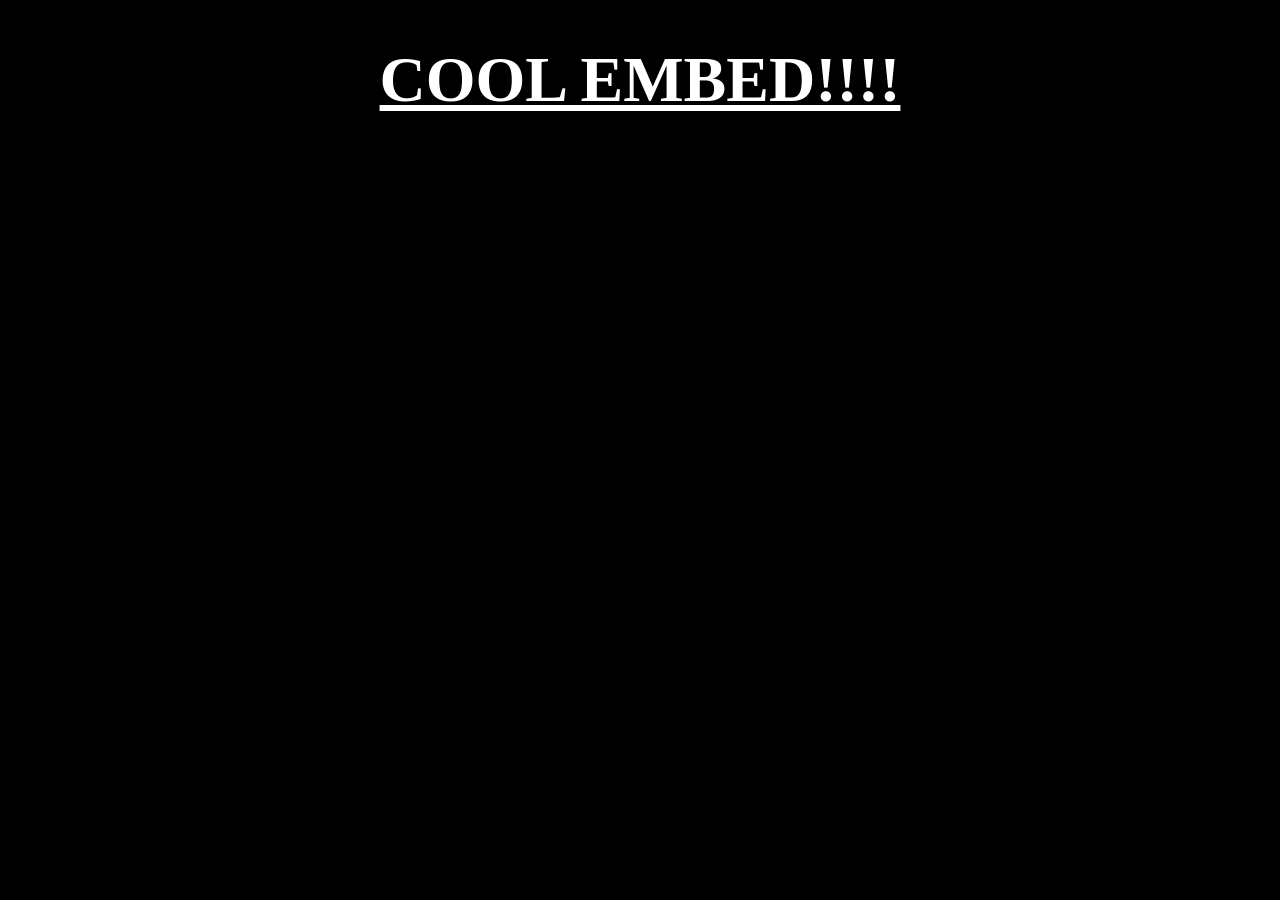
<file: public/cool_embed/index.html>
<!DOCTYPE html>
<html lang="en">
<head>
    <meta charset="UTF-8">
    <meta http-equiv="X-UA-Compatible" content="IE=edge">
    <meta name="viewport" content="width=device-width, initial-scale=1.0">
    <title>cool embed</title>
    <meta content="cool embed" property="og:title"/>
    <meta content="cool embed" property="og:description"/>
    <meta content="https://sylvies.space/tails/tails.mp4" property="og:url"/>
    <meta content="https://sylvies.space/spearmint/btach_2_qt.png" property="og:image"/>
    <meta content="#0ADAB7" data-react-helmet="true" name="theme-color"/>
</head>

<body style="background-color:black; -webkit-text-fill-color: white;">
    <center>
        <font size="+3">
            <a href="shocked mint.mp4">
                <h1>COOL EMBED!!!!</h1>
            </a>
        </font>
    </center>
</body>

</html>
</file>
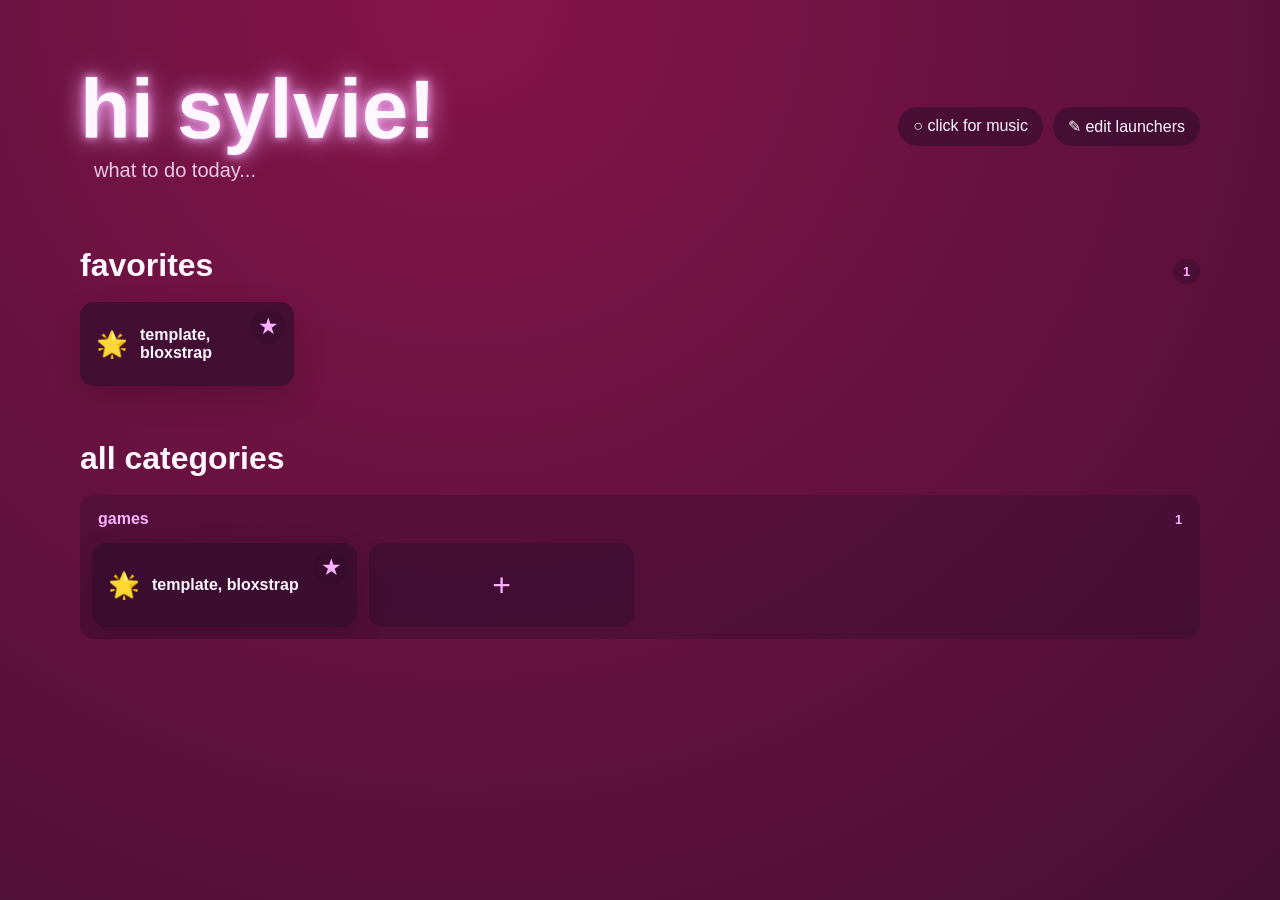
<file: public/go/index.html>
<!DOCTYPE html>
<html lang="en">
<head>
    <meta charset="UTF-8">
    <meta name="viewport" content="width=device-width, initial-scale=1.0">
    <meta name="theme-color" content="#330d2f">
    <title>/go/ - launchpad</title>
    <link rel="stylesheet" href="style.css">
    <link rel="icon" type="image/x-icon" href="../favicon.ico">
</head>
<body>
    <audio id="menu-music" loop preload="metadata">
        Your browser does not support background audio.
    </audio>

    <main class="page-shell">
        <header class="site-header">
            <div>
                <h1><span id="welcome" class="blur1">hi sylvie!</span></h1>
                <p class="subtitle blur2">what to do today...</p>
            </div>
            <div class="header-actions" aria-label="Page controls">
                <button class="icon-button" id="music-toggle" type="button" aria-pressed="false">
                    <span aria-hidden="true" id="music-icon">○</span>
                    <span id="music-label">music</span>
                </button>
                <button class="icon-button" id="edit-launchers" type="button" aria-pressed="false">
                    <span aria-hidden="true">✎</span> <span id="edit-launchers-label">edit launchers</span>
                </button>
            </div>
        </header>

        <section class="favorites-section" aria-labelledby="favorites-heading">
            <div class="section-heading">
                <div>
                    <h2 id="favorites-heading">favorites</h2>
                </div>
                <span class="count-pill" id="favorite-count">0</span>
            </div>
            <div class="launcher-grid" id="favorites-grid"></div>
            <p class="empty-state" id="favorites-empty" hidden>No favorites yet. Add one below and star it for quick access.</p>
        </section>

        <section class="categories-section" aria-labelledby="categories-heading">
            <div class="section-heading">
                <div>
                    <h2 id="categories-heading">all categories</h2>
                </div>
            </div>
            <div id="categories"></div>
        </section>
    </main>

    <dialog id="launcher-dialog">
        <form id="launcher-form" method="dialog">
            <div class="dialog-heading">
                <div>
                    <p class="eyebrow">customize your launchpad</p>
                    <h2 id="dialog-title">add launcher</h2>
                </div>
                <button class="close-button" id="close-dialog" type="button" aria-label="Close dialog">×</button>
            </div>
            <input id="launcher-id" type="hidden">
            <label>
                Name
                <input id="launcher-name" name="name" type="text" maxlength="40" required autocomplete="off" placeholder="my game">
            </label>
            <label>
                Link
                <input id="launcher-url" name="url" type="text" inputmode="url" required placeholder="example.com or steam://rungameid/...">
            </label>
            <p class="field-help">Steam links work when Steam is installed. You can also use regular https:// links.</p>
            <div class="form-row">
                <label>
                    Category
                    <input id="launcher-category" name="category" type="text" maxlength="30" required list="category-suggestions" placeholder="games">
                    <datalist id="category-suggestions"></datalist>
                </label>
                <label>
                    Icon
                    <input id="launcher-icon" name="icon" type="hidden" value="🌟">
                    <button class="emoji-picker-toggle" id="emoji-picker-toggle" type="button"
                        aria-expanded="false" aria-controls="emoji-picker-options">🌟 <span>choose emoji</span></button>
                    <span class="emoji-picker-options" id="emoji-picker-options" role="listbox"
                        aria-label="Launcher icon choices"></span>
                </label>
            </div>
            <label class="checkbox-label">
                <input id="launcher-favorite" name="favorite" type="checkbox">
                <span>Show in favorites</span>
            </label>
            <p class="form-error" id="form-error" role="alert" hidden></p>
            <div class="dialog-actions">
                <button class="text-button danger-button" id="delete-launcher" type="button" hidden>delete</button>
                <span></span>
                <button class="text-button" id="cancel-dialog" type="button">cancel</button>
                <button class="primary-button" type="submit">save launcher</button>
            </div>
        </form>
    </dialog>

    <script>
        const defaultLaunchers = [
            {
                id: "template-bloxstrap",
                name: "template, bloxstrap",
                url: "steam://rungameid/13647909575561576448",
                category: "games",
                icon: "🌟",
                favorite: true
            }
        ];
        const launcherStorageKey = "sylvisite-go-launchers";
        const categoryOrderStorageKey = "sylvisite-go-category-order";
        const favoriteOrderStorageKey = "sylvisite-go-favorite-order";
        const musicStorageKey = "sylvisite-go-music-muted";
        const launcherIcons = [
            "🌟", "🎮", "🕹️", "👾", "🎲", "🧩", "🏆", "⚔️", "🛡️", "🚀",
            "🎯", "🧙", "🐉", "👻", "🤖", "🧱", "🎨", "🎵", "🎧", "🎤",
            "📻", "📺", "🎬", "📷", "🖼️", "🌐", "💬", "📧", "📱", "💻",
            "⌨️", "🖱️", "🛠️", "⚙️", "🔧", "🔨", "🧰", "🧪", "📁", "📂",
            "📝", "📚", "🔖", "🔍", "💡", "🔗", "⭐", "🌟", "💖", "🔥",
            "🌈", "🌙", "☀️", "☁️", "🌸", "🍀", "🌻", "🐱", "🐶", "🦊",
            "🍎", "🍕", "☕", "🍵", "🥤", "🏠", "🗺️", "✈️", "🚗", "🚲"
        ];
        const menuMusic = document.getElementById("menu-music");
        const dialog = document.getElementById("launcher-dialog");
        const form = document.getElementById("launcher-form");
        let emojiPickerRendered = false;
        let launchers = loadLaunchers();
        let categoryOrder = loadCategoryOrder();
        let favoriteOrder = loadFavoriteOrder();
        let editMode = false;
        let shiftHeld = false;

        function loadLaunchers() {
            try {
                const saved = JSON.parse(localStorage.getItem(launcherStorageKey));
                return Array.isArray(saved) ? saved : structuredClone(defaultLaunchers);
            } catch (error) {
                console.warn("Could not load saved launchers.", error);
                return structuredClone(defaultLaunchers);
            }
        }

        function saveLaunchers() {
            localStorage.setItem(launcherStorageKey, JSON.stringify(launchers));
        }

        function loadCategoryOrder() {
            try {
                const saved = JSON.parse(localStorage.getItem(categoryOrderStorageKey));
                return Array.isArray(saved) ? saved : [];
            } catch (error) {
                console.warn("Could not load saved category order.", error);
                return [];
            }
        }

        function saveCategoryOrder() {
            localStorage.setItem(categoryOrderStorageKey, JSON.stringify(categoryOrder));
        }

        function loadFavoriteOrder() {
            try {
                const saved = JSON.parse(localStorage.getItem(favoriteOrderStorageKey));
                return Array.isArray(saved) ? saved : [];
            } catch (error) {
                console.warn("Could not load saved favorite order.", error);
                return [];
            }
        }

        function saveFavoriteOrder() {
            localStorage.setItem(favoriteOrderStorageKey, JSON.stringify(favoriteOrder));
        }

        function getOrderedFavorites() {
            const favoriteIds = launchers.filter((launcher) => launcher.favorite).map((launcher) => launcher.id);
            const savedFavorites = favoriteOrder.filter((id) => favoriteIds.includes(id));
            const newFavorites = favoriteIds.filter((id) => !savedFavorites.includes(id));
            favoriteOrder = [...savedFavorites, ...newFavorites];
            saveFavoriteOrder();
            return favoriteOrder
                .map((id) => launchers.find((launcher) => launcher.id === id))
                .filter(Boolean);
        }

        function setEditMode(enabled) {
            editMode = enabled;
            document.body.classList.toggle("edit-mode", editMode);
            const editButton = document.getElementById("edit-launchers");
            editButton.setAttribute("aria-pressed", String(editMode));
            document.getElementById("edit-launchers-label").textContent = editMode ? "done editing" : "edit launchers";
            renderLaunchers();
        }

        function setShiftHeld(held) {
            shiftHeld = held;
            document.body.classList.toggle("shift-held", shiftHeld);
            document.querySelectorAll(".category-move-button").forEach((button) => {
                button.hidden = !shiftHeld;
            });
        }

        function getOrderedCategories(grouped) {
            const currentCategories = Object.keys(grouped);
            const savedCategories = categoryOrder.filter((category) => currentCategories.includes(category));
            const newCategories = currentCategories
                .filter((category) => !savedCategories.includes(category))
                .sort((a, b) => a.localeCompare(b));
            categoryOrder = [...savedCategories, ...newCategories];
            saveCategoryOrder();
            return categoryOrder;
        }

        function renderCategorySuggestions(categories) {
            const suggestions = document.getElementById("category-suggestions");
            suggestions.replaceChildren(...categories.map((category) => {
                const option = document.createElement("option");
                option.value = category;
                return option;
            }));
        }

        function renderEmojiPicker() {
            if (emojiPickerRendered) return;
            const picker = document.getElementById("emoji-picker-options");
            const fragment = document.createDocumentFragment();
            launcherIcons.forEach((icon) => {
                const option = document.createElement("button");
                option.type = "button";
                option.className = "emoji-option";
                option.textContent = icon;
                option.setAttribute("role", "option");
                option.setAttribute("aria-label", `Use ${icon} as launcher icon`);
                option.dataset.icon = icon;
                fragment.append(option);
            });
            picker.replaceChildren(fragment);
            emojiPickerRendered = true;
        }

        function setSelectedIcon(icon) {
            const selectedIcon = launcherIcons.includes(icon) ? icon : "🌟";
            document.getElementById("launcher-icon").value = selectedIcon;
            document.getElementById("emoji-picker-toggle").firstChild.textContent = `${selectedIcon} `;
            document.querySelectorAll(".emoji-option").forEach((option) => {
                option.classList.toggle("is-selected", option.dataset.icon === selectedIcon);
                option.setAttribute("aria-selected", String(option.dataset.icon === selectedIcon));
            });
        }

        function makeLauncherCard(launcher, inFavorites = false) {
            const card = document.createElement("article");
            card.className = "launcher-card";
            if (editMode && inFavorites) {
                card.draggable = true;
                card.dataset.favoriteId = launcher.id;
            }
            card.innerHTML = `
                <a href="${escapeAttribute(launcher.url)}">
                    <span class="launcher-icon" aria-hidden="true">${escapeHtml(launcherIcons.includes(launcher.icon) ? launcher.icon : "🌟")}</span>
                    <span class="launcher-name">${escapeHtml(launcher.name)}</span>
                </a>
                <button class="edit-button" type="button" aria-label="Edit ${escapeAttribute(launcher.name)}"
                    data-action="edit" data-id="${launcher.id}">edit</button>
                <button class="favorite-button ${launcher.favorite ? "is-favorite" : ""}" type="button"
                    aria-label="${launcher.favorite ? "Remove from" : "Add to"} favorites"
                    aria-pressed="${launcher.favorite}" data-action="favorite" data-id="${launcher.id}">★</button>`;
            return card;
        }

        function renderLaunchers() {
            const favoritesGrid = document.getElementById("favorites-grid");
            const favorites = getOrderedFavorites();
            favoritesGrid.replaceChildren(...favorites.map((launcher) => makeLauncherCard(launcher, true)));
            document.getElementById("favorite-count").textContent = favorites.length;
            document.getElementById("favorites-empty").hidden = favorites.length > 0;

            const categories = document.getElementById("categories");
            const grouped = launchers.reduce((groups, launcher) => {
                const category = launcher.category.trim() || "uncategorized";
                (groups[category] ||= []).push(launcher);
                return groups;
            }, {});
            const orderedCategories = getOrderedCategories(grouped);
            renderCategorySuggestions(orderedCategories);
            categories.replaceChildren(...orderedCategories.map((category) => {
                const items = grouped[category];
                const section = document.createElement("details");
                section.className = "category";
                section.open = true;
                section.draggable = editMode;
                section.dataset.category = category;
                section.innerHTML = `
                    <summary>
                        <span class="category-title"><span class="drag-handle" hidden aria-hidden="true">⠿</span>${escapeHtml(category)}</span>
                        <span class="category-actions">
                            <button class="category-move-button" hidden type="button" data-category-action="up" aria-label="Move ${escapeAttribute(category)} up">↑</button>
                            <button class="category-move-button" hidden type="button" data-category-action="down" aria-label="Move ${escapeAttribute(category)} down">↓</button>
                            <span class="category-count">${items.length}</span>
                        </span>
                    </summary>`;
                const grid = document.createElement("div");
                grid.className = "launcher-grid category-grid";
                grid.append(...items.map(makeLauncherCard));
                grid.append(makeAddLauncherButton(category));
                section.append(grid);
                section.querySelector(".drag-handle").hidden = !editMode;
                return section;
            }));
            if (orderedCategories.length === 0) categories.append(makeAddLauncherButton());
        }

        function makeAddLauncherButton(category) {
            const button = document.createElement("button");
            button.className = "add-launcher-button";
            button.type = "button";
            button.setAttribute("aria-label", "Add launcher");
            button.textContent = "+";
            button.addEventListener("click", () => openEditor(undefined, category));
            return button;
        }

        function moveCategory(category, direction) {
            const index = categoryOrder.indexOf(category);
            const targetIndex = index + direction;
            if (index < 0 || targetIndex < 0 || targetIndex >= categoryOrder.length) return;
            [categoryOrder[index], categoryOrder[targetIndex]] = [categoryOrder[targetIndex], categoryOrder[index]];
            saveCategoryOrder();
            renderLaunchers();
        }

        function finishCategoryDrag(target, source) {
            if (!source || !target || source === target) return;
            const sourceIndex = categoryOrder.indexOf(source);
            const targetIndex = categoryOrder.indexOf(target);
            if (sourceIndex < 0 || targetIndex < 0) return;
            categoryOrder.splice(sourceIndex, 1);
            categoryOrder.splice(targetIndex, 0, source);
            saveCategoryOrder();
            renderLaunchers();
        }

        function finishFavoriteDrag(targetId, sourceId) {
            if (!sourceId || !targetId || sourceId === targetId) return;
            const sourceIndex = favoriteOrder.indexOf(sourceId);
            const targetIndex = favoriteOrder.indexOf(targetId);
            if (sourceIndex < 0 || targetIndex < 0) return;
            favoriteOrder.splice(sourceIndex, 1);
            favoriteOrder.splice(targetIndex, 0, sourceId);
            saveFavoriteOrder();
            renderLaunchers();
        }

        function escapeHtml(value) {
            const element = document.createElement("span");
            element.textContent = value;
            return element.innerHTML;
        }

        function escapeAttribute(value) {
            return escapeHtml(value).replace(/"/g, "&quot;");
        }

        function openEditor(launcher, category) {
            form.reset();
            document.getElementById("emoji-picker-options").classList.remove("is-open");
            document.getElementById("emoji-picker-toggle").setAttribute("aria-expanded", "false");
            document.getElementById("launcher-id").value = launcher?.id || "";
            document.getElementById("launcher-name").value = launcher?.name || "";
            document.getElementById("launcher-url").value = launcher?.url || "";
            document.getElementById("launcher-category").value = launcher?.category || category || "games";
            const icon = launcherIcons.includes(launcher?.icon) ? launcher.icon : "🌟";
            setSelectedIcon(icon);
            document.getElementById("launcher-favorite").checked = launcher?.favorite || false;
            document.getElementById("dialog-title").textContent = launcher ? "edit launcher" : "add launcher";
            document.getElementById("delete-launcher").hidden = !launcher;
            document.getElementById("form-error").hidden = true;
            dialog.showModal();
            document.getElementById("launcher-name").focus();
        }

        function closeEditor() {
            document.getElementById("emoji-picker-options").classList.remove("is-open");
            document.getElementById("emoji-picker-toggle").setAttribute("aria-expanded", "false");
            if (document.activeElement instanceof HTMLElement) document.activeElement.blur();
            dialog.close();
        }

        document.addEventListener("click", (event) => {
            const iconOption = event.target.closest("[data-icon]");
            if (iconOption) {
                setSelectedIcon(iconOption.dataset.icon);
                document.getElementById("emoji-picker-options").classList.remove("is-open");
                document.getElementById("emoji-picker-toggle").setAttribute("aria-expanded", "false");
                return;
            }
            if (!event.target.closest(".emoji-picker-toggle, .emoji-picker-options")) {
                document.getElementById("emoji-picker-options").classList.remove("is-open");
                document.getElementById("emoji-picker-toggle").setAttribute("aria-expanded", "false");
            }
            const categoryButton = event.target.closest("[data-category-action]");
            if (categoryButton && editMode) {
                event.preventDefault();
                event.stopPropagation();
                const category = categoryButton.closest(".category").dataset.category;
                moveCategory(category, categoryButton.dataset.categoryAction === "up" ? -1 : 1);
                return;
            }
            const editButton = event.target.closest("[data-action='edit']");
            if (editButton) {
                const launcher = launchers.find((item) => item.id === editButton.dataset.id);
                if (launcher) openEditor(launcher);
                return;
            }
            const favoriteButton = event.target.closest("[data-action='favorite']");
            if (!favoriteButton) return;
            const launcher = launchers.find((item) => item.id === favoriteButton.dataset.id);
            if (!launcher) return;
            launcher.favorite = !launcher.favorite;
            saveLaunchers();
            renderLaunchers();
        });

        document.addEventListener("dragstart", (event) => {
            const favorite = event.target.closest("[data-favorite-id]");
            if (editMode && favorite) {
                event.dataTransfer.effectAllowed = "move";
                event.dataTransfer.setData("text/favorite-id", favorite.dataset.favoriteId);
                favorite.classList.add("is-dragging");
                return;
            }
            const category = event.target.closest(".category");
            if (!editMode || !category) return;
            event.dataTransfer.effectAllowed = "move";
            event.dataTransfer.setData("text/plain", category.dataset.category);
            category.classList.add("is-dragging");
        });

        document.addEventListener("dragover", (event) => {
            const favorite = event.target.closest("[data-favorite-id]");
            if (editMode && favorite) {
                event.preventDefault();
                favorite.classList.add("is-drag-over");
                return;
            }
            const category = event.target.closest(".category");
            if (!editMode || !category) return;
            event.preventDefault();
            category.classList.add("is-drag-over");
        });

        document.addEventListener("dragleave", (event) => {
            const favorite = event.target.closest("[data-favorite-id]");
            if (favorite && !favorite.contains(event.relatedTarget)) favorite.classList.remove("is-drag-over");
            const category = event.target.closest(".category");
            if (editMode && category && !category.contains(event.relatedTarget)) category.classList.remove("is-drag-over");
        });

        document.addEventListener("drop", (event) => {
            const favorite = event.target.closest("[data-favorite-id]");
            if (editMode && favorite) {
                event.preventDefault();
                finishFavoriteDrag(favorite.dataset.favoriteId, event.dataTransfer.getData("text/favorite-id"));
                return;
            }
            const category = event.target.closest(".category");
            if (!editMode || !category) return;
            event.preventDefault();
            finishCategoryDrag(category.dataset.category, event.dataTransfer.getData("text/plain"));
        });

        document.addEventListener("dragend", () => {
            document.querySelectorAll("[data-favorite-id]").forEach((favorite) => {
                favorite.classList.remove("is-dragging", "is-drag-over");
            });
            document.querySelectorAll(".category").forEach((category) => {
                category.classList.remove("is-dragging", "is-drag-over");
            });
        });

        document.addEventListener("keydown", (event) => {
            if (event.key === "Shift") setShiftHeld(true);
            if (!event.repeat && event.shiftKey && event.key.toLowerCase() === "e") {
                event.preventDefault();
                setEditMode(!editMode);
            }
        });

        document.addEventListener("keyup", (event) => {
            if (event.key === "Shift") setShiftHeld(false);
        });

        window.addEventListener("blur", () => setShiftHeld(false));

        document.getElementById("emoji-picker-toggle").addEventListener("click", () => {
            const picker = document.getElementById("emoji-picker-options");
            renderEmojiPicker();
            const isOpen = picker.classList.toggle("is-open");
            document.getElementById("emoji-picker-toggle").setAttribute("aria-expanded", String(isOpen));
        });
        document.getElementById("edit-launchers").addEventListener("click", () => setEditMode(!editMode));
        document.getElementById("cancel-dialog").addEventListener("click", closeEditor);
        document.getElementById("close-dialog").addEventListener("click", closeEditor);
        dialog.addEventListener("click", (event) => {
            if (event.target === dialog) closeEditor();
        });

        form.addEventListener("submit", (event) => {
            event.preventDefault();
            const id = document.getElementById("launcher-id").value || `launcher-${Date.now()}`;
            const name = document.getElementById("launcher-name").value.trim();
            const enteredUrl = document.getElementById("launcher-url").value.trim();
            const url = /^[a-z][a-z\d+\-.]*:/i.test(enteredUrl) ? enteredUrl : `https://${enteredUrl}`;
            const category = document.getElementById("launcher-category").value.trim();
            const urlIsAllowed = /^(https?:|steam:)/i.test(url);
            if (!name || !category || !urlIsAllowed) {
                const error = document.getElementById("form-error");
                error.textContent = "Please enter a name, category, and an https:// or steam:// link.";
                error.hidden = false;
                return;
            }
            const launcher = {
                id,
                name,
                url,
                category,
                icon: launcherIcons.includes(document.getElementById("launcher-icon").value)
                    ? document.getElementById("launcher-icon").value
                    : "🌟",
                favorite: document.getElementById("launcher-favorite").checked
            };
            const existingIndex = launchers.findIndex((item) => item.id === id);
            if (existingIndex >= 0) launchers[existingIndex] = launcher;
            else launchers.push(launcher);
            saveLaunchers();
            renderLaunchers();
            closeEditor();
        });

        document.getElementById("delete-launcher").addEventListener("click", () => {
            const id = document.getElementById("launcher-id").value;
            if (!id || !confirm("Delete this launcher?")) return;
            launchers = launchers.filter((launcher) => launcher.id !== id);
            saveLaunchers();
            renderLaunchers();
            closeEditor();
        });

        function setMusicState(muted) {
            menuMusic.muted = muted;
            document.getElementById("music-toggle").setAttribute("aria-pressed", String(muted));
            document.getElementById("music-icon").textContent = muted ? "×" : "○";
            document.getElementById("music-label").textContent = muted ? "music" : "music";
            localStorage.setItem(musicStorageKey, String(muted));
        }

        document.getElementById("music-toggle").addEventListener("click", () => {
            setMusicState(!menuMusic.muted);
            if (!menuMusic.muted) menuMusic.play().catch(() => {});
        });

        const today = new Date();
        const isBirthday = today.getMonth() === 10 && today.getDate() === 29;
        document.getElementById("welcome").textContent = isBirthday ? "hbd, sylvie!!!" : "hi sylvie!";
        menuMusic.src = isBirthday ? "assets/wii_u_menu-birthday.mp3" : "assets/wii_u_menu-in_use.mp3";
        menuMusic.volume = 0.1;
        const savedMuteState = localStorage.getItem(musicStorageKey) === "true";
        setMusicState(savedMuteState);
        menuMusic.play().catch(() => {
            if (!savedMuteState) {
                document.getElementById("music-label").textContent = "click for music";
            }
        });
        renderLaunchers();
    </script>
</body>
</html>
</file>
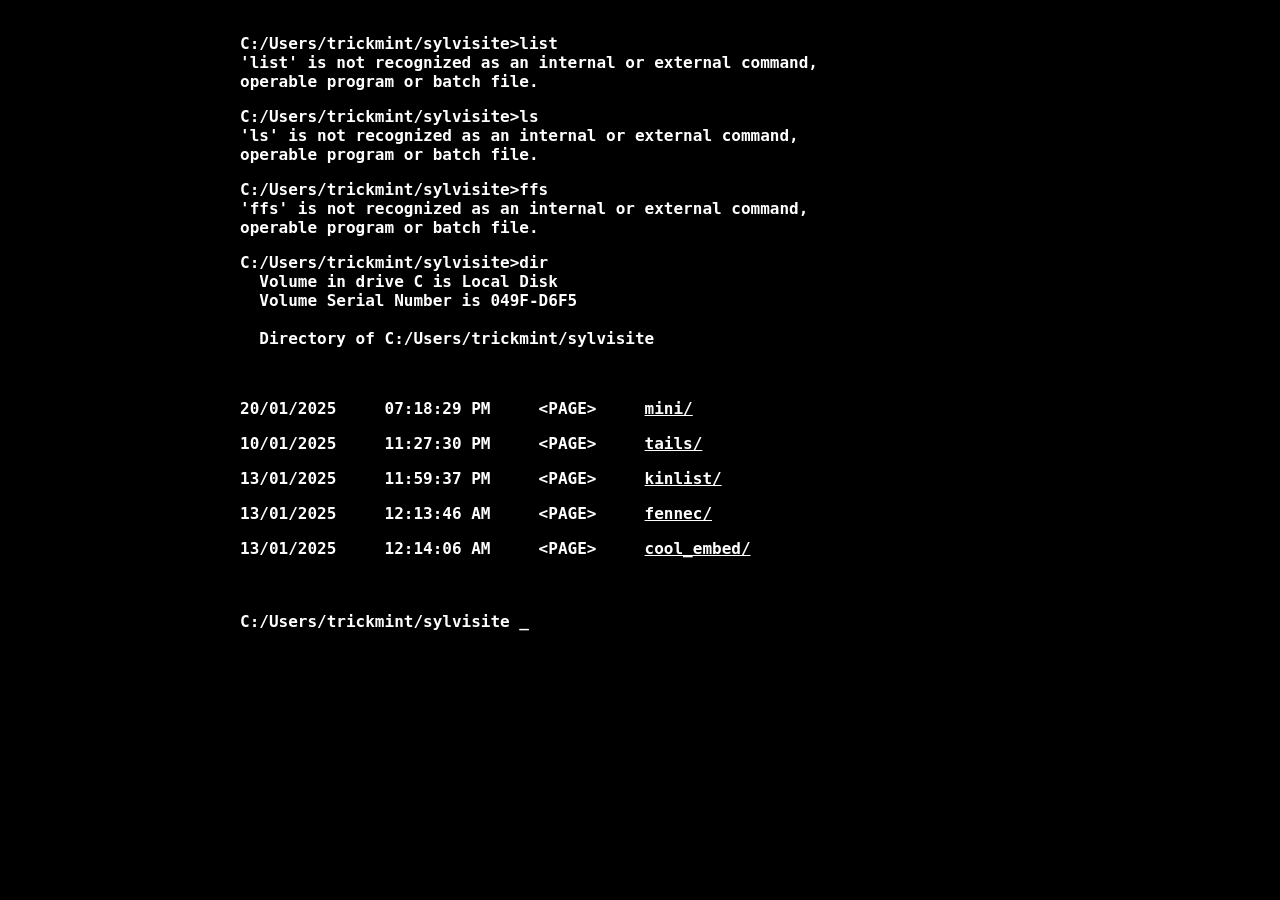
<file: public/pages/index.html>
<!DOCTYPE html>
<html lang="en">
<head>
    <meta charset="UTF-8">
    <meta name="viewport" content="width=device-width, initial-scale=1.0">
    <title>sylvies.space | pages</title>
</head>

<style>
    body{
        background-color: black;
        color: white;
        font-family: Consolas, monospace, sans-serif;
        font-weight: bold;
    }

    main{
        max-width: 800px;
        padding: 10px;
        margin: auto;
    }

    a{
        color: white;
    }

    .blink{
        animation: blinker 1s steps(1, end) infinite;
    }

    @keyframes blinker {
    50% {
        opacity: 0;
    }
    }

</style>

<body>
    <main>

        <p>C:/Users/trickmint/sylvisite>list<br>
        'list' is not recognized as an internal or external command, <br>
        operable program or batch file.</p>
        
        <p>C:/Users/trickmint/sylvisite>ls<br>
        'ls' is not recognized as an internal or external command, <br>
        operable program or batch file.</p>

        <p>C:/Users/trickmint/sylvisite>ffs<br>
        'ffs' is not recognized as an internal or external command, <br>
        operable program or batch file.</p>

        <p>C:/Users/trickmint/sylvisite>dir <br>
            &nbsp;&nbsp;Volume in drive C is Local Disk <br>
            &nbsp;&nbsp;Volume Serial Number is 049F-D6F5 <br><br>

            &nbsp;&nbsp;Directory of C:/Users/trickmint/sylvisite
        </p>

        <br>
        
        <p>20/01/2025 &nbsp;&nbsp;&nbsp; 07:18:29 PM &nbsp;&nbsp;&nbsp; &#60;PAGE&#62; &nbsp;&nbsp;&nbsp; <a href="../mini/">mini/</a></p>
        <p>10/01/2025 &nbsp;&nbsp;&nbsp; 11:27:30 PM &nbsp;&nbsp;&nbsp; &#60;PAGE&#62; &nbsp;&nbsp;&nbsp; <a href="../tails/">tails/</a></p>
        <p>13/01/2025 &nbsp;&nbsp;&nbsp; 11:59:37 PM &nbsp;&nbsp;&nbsp; &#60;PAGE&#62; &nbsp;&nbsp;&nbsp; <a href="../kinlist/">kinlist/</a></p>
        <p>13/01/2025 &nbsp;&nbsp;&nbsp; 12:13:46 AM &nbsp;&nbsp;&nbsp; &#60;PAGE&#62; &nbsp;&nbsp;&nbsp; <a href="../fennec/">fennec/</a></p>
        <p>13/01/2025 &nbsp;&nbsp;&nbsp; 12:14:06 AM &nbsp;&nbsp;&nbsp; &#60;PAGE&#62; &nbsp;&nbsp;&nbsp; <a href="../cool_embed/">cool_embed/</a></p>

        <br>
        <br>

        C:/Users/trickmint/sylvisite <span class="blink">_</span>
    </main>
</body>
</html>
</file>
<file: public/go/style.css>
:root {
    color-scheme: dark;
    --background: #330d2f;
    --panel: rgba(51, 13, 47, 0.72);
    --panel-bright: rgba(123, 37, 85, 0.78);
    --pink: #fcb1ff;
    --light: #fff7ff;
    --muted: #e8c9e6;
    --danger: #ff9aaf;
}
.blur1 {
    filter: blur(100px);
    animation: unblur 2s cubic-bezier(0.85, 0, 0.15, 1) forwards;
    animation-delay: 0s, 2s;
}

.blur2 {
    margin-left: 30px;
    filter: blur(100px);
    animation: unblur 2s cubic-bezier(0.85, 0, 0.15, 1) forwards;
    animation-delay: 0.05s;
}
.emoji-picker-toggle {
    display: flex;
    width: 100%;
    align-items: center;
    justify-content: space-between;
    margin-top: 7px;
    padding: 10px 12px;
    border: 0;
    border-radius: 8px;
    color: var(--light);
    background: rgba(20, 2, 17, 0.35);
    font-size: 1.35rem;
    text-align: left;
}
.emoji-picker-toggle span { color: var(--muted); font-size: 0.8rem; }
.emoji-picker-options {
    display: none;
    grid-template-columns: repeat(4, minmax(42px, 1fr));
    gap: 6px;
    max-height: 220px;
    width: 100%;
    min-width: 0;
    margin-top: 6px;
    padding: 8px;
    overflow-x: hidden;
    overflow-y: auto;
    border-radius: 10px;
    background: rgba(20, 2, 17, 0.62);
    scrollbar-gutter: stable;
}
.emoji-picker-options.is-open { display: grid; }
.emoji-option {
    display: grid;
    width: 100%;
    min-width: 0;
    height: 42px;
    place-items: center;
    padding: 0;
    border: 0;
    border-radius: 6px;
    color: var(--light);
    background: transparent;
    font-family: "Segoe UI Emoji", "Apple Color Emoji", sans-serif;
    font-size: 1.45rem;
    line-height: 1;
}
.emoji-option:hover, .emoji-option.is-selected { background: var(--panel-bright); }

* { box-sizing: border-box; }

body {
    min-height: 100vh;
    margin: 0;
    color: var(--light);
    font-family: Arial, Helvetica, sans-serif;
    background: radial-gradient(circle at 20% 0%, #85144a, var(--background) 65%);
    background-size: 180% 180%;
    animation: page-unblur 0.6s cubic-bezier(0.85, 0, 0.15, 1) both, gradient 15s ease infinite;
}

button, input { font: inherit; }
button { cursor: pointer; }

.page-shell {
    width: min(1120px, calc(100% - 40px));
    margin: 0 auto;
    padding: 70px 0 80px;
}

.site-header, .section-heading, .dialog-heading, .dialog-actions {
    display: flex;
    align-items: center;
    justify-content: space-between;
    gap: 20px;
}

.site-header { margin-bottom: 65px; }
.eyebrow {
    margin: 0 0 8px;
    color: var(--pink);
    font-size: 0.75rem;
    font-weight: bold;
    letter-spacing: 0.18em;
    text-transform: uppercase;
}

h1, h2, p { margin-top: 0; }
h1 {
    margin-bottom: 2px;
    font-size: clamp(2.7rem, 8vw, 5.2rem);
    line-height: 0.95;
    text-shadow: 0 0 8px var(--pink), 0 0 25px var(--pink);
    animation: glow 2.5s ease-in-out infinite;
}
h2 { margin-bottom: 0; font-size: 2rem; }
.subtitle { margin: 10px 0 0 14px; color: var(--muted); font-size: 1.25rem; }
.header-actions { display: flex; flex-wrap: wrap; justify-content: flex-end; gap: 10px; }
.icon-button, .text-button, .primary-button, .close-button {
    border: 0;
    border-radius: 999px;
    color: var(--light);
    background: rgba(51, 13, 47, 0.6);
    transition: background 0.2s, border-color 0.2s, transform 0.2s;
}
.icon-button, .text-button { padding: 10px 15px; }
.icon-button:hover, .text-button:hover, .close-button:hover {
    background: var(--panel-bright);
    transform: translateY(-2px);
}
.icon-button:focus-visible, .text-button:focus-visible, .primary-button:focus-visible,
.close-button:focus-visible, .favorite-button:focus-visible, .edit-button:focus-visible,
.add-launcher-button:focus-visible, .launcher-card a:focus-visible, summary:focus-visible,
input:focus-visible, .emoji-picker-toggle:focus-visible, .emoji-option:focus-visible {
    outline: 2px solid var(--pink);
    outline-offset: 3px;
}
.section-heading { align-items: end; margin-bottom: 18px; }
.count-pill, .category-count {
    color: var(--pink);
    font-size: 0.8rem;
    font-weight: bold;
}
.count-pill { padding: 5px 10px; border-radius: 999px; background: rgba(51, 13, 47, 0.4); }
.favorites-section, .categories-section { margin-bottom: 54px; }
.launcher-grid {
    display: grid;
    grid-template-columns: repeat(auto-fill, minmax(210px, 1fr));
    gap: 12px;
}
.launcher-card {
    position: relative;
    min-height: 84px;
    border: 0;
    border-radius: 14px;
    background: var(--panel);
    box-shadow: 0 12px 30px rgba(20, 2, 17, 0.18);
    transition: transform 0.2s, border-color 0.2s, background 0.2s;
}
.launcher-card:hover { background: var(--panel-bright); transform: translateY(-4px); }
.favorites-section .launcher-card[draggable="true"] { cursor: grab; }
.favorites-section .launcher-card[draggable="true"]:active { cursor: grabbing; }
.launcher-card.is-dragging { opacity: 0.55; }
.launcher-card.is-drag-over { background: var(--panel-bright); }
.launcher-card a {
    display: flex;
    min-height: 84px;
    align-items: center;
    gap: 12px;
    padding: 15px 40px 15px 16px;
    color: var(--light);
    text-decoration: none;
}
.launcher-icon { color: var(--pink); font-size: 1.6rem; }
.launcher-name { overflow-wrap: anywhere; font-weight: bold; }
.favorite-button {
    position: absolute;
    top: 8px;
    right: 9px;
    display: grid;
    width: 34px;
    height: 34px;
    place-items: center;
    border: 0;
    border-radius: 50%;
    color: rgba(255, 255, 255, 0.42);
    background: rgba(51, 13, 47, 0.45);
    font-size: 1.45rem;
    line-height: 1;
}
.edit-button {
    position: absolute;
    top: 8px;
    right: 50px;
    padding: 5px 7px;
    border: 0;
    border-radius: 7px;
    color: var(--muted);
    background: rgba(51, 13, 47, 0.45);
    font-size: 0.7rem;
    opacity: 0;
    transition: opacity 0.2s, color 0.2s, background 0.2s;
}
.launcher-card:hover .edit-button, .edit-button:focus-visible { opacity: 1; }
.edit-button:hover { color: var(--pink); background: rgba(51, 13, 47, 0.75); }
.favorite-button.is-favorite { color: var(--pink); }
.empty-state { padding: 20px; border-radius: 14px; color: var(--muted); background: rgba(51, 13, 47, 0.35); }
.category { margin: 12px 0; overflow: hidden; border-radius: 14px; background: rgba(51, 13, 47, 0.35); }
.category.is-dragging { opacity: 0.55; }
.category.is-drag-over { background: var(--panel-bright); }
.category summary { display: flex; justify-content: space-between; padding: 15px 18px; color: var(--pink); font-weight: bold; }
.category summary::marker { color: var(--pink); }
.category-title { display: flex; align-items: center; gap: 9px; }
.drag-handle { display: none; color: var(--muted); font-size: 1.2rem; user-select: none; }
.drag-handle[hidden], .category-move-button[hidden] { display: none !important; }
body.edit-mode .drag-handle { display: inline; }
.category[draggable="true"] summary { cursor: grab; }
.category[draggable="true"] summary:active { cursor: grabbing; }
.category-actions { display: flex; align-items: center; gap: 5px; }
.category-move-button {
    display: none;
    width: 25px;
    height: 25px;
    padding: 0;
    border: 0;
    border-radius: 6px;
    color: var(--muted);
    background: rgba(51, 13, 47, 0.45);
}
body.shift-held .category-move-button { display: inline-grid; place-items: center; }
.category-move-button:hover { color: var(--pink); background: rgba(51, 13, 47, 0.75); }
.category-grid { padding: 0 12px 12px; }
.add-launcher-button {
    min-height: 84px;
    border: 0;
    border-radius: 14px;
    color: var(--pink);
    background: rgba(51, 13, 47, 0.5);
    font-size: 2rem;
    transition: background 0.2s, transform 0.2s;
}
.add-launcher-button:hover { background: var(--panel-bright); transform: translateY(-4px); }

dialog {
    width: min(620px, calc(100% - 32px));
    padding: 26px;
    border: 0;
    border-radius: 18px;
    color: var(--light);
    background: #421334;
    box-shadow: 0 24px 80px rgba(0, 0, 0, 0.55);
}
dialog::backdrop { background: rgba(20, 2, 17, 0.75); backdrop-filter: blur(4px); }
.dialog-heading { align-items: start; margin-bottom: 24px; }
.close-button { width: 34px; height: 34px; padding: 0; font-size: 1.5rem; }
label { display: block; margin: 15px 0; color: var(--muted); font-size: 0.9rem; }
input[type="text"], input[type="url"] {
    width: 100%;
    margin-top: 7px;
    padding: 11px 12px;
    border: 0;
    border-radius: 8px;
    outline: none;
    color: var(--light);
    background: rgba(20, 2, 17, 0.35);
}
.form-row { display: grid; grid-template-columns: 1fr 100px; gap: 12px; }
.checkbox-label { display: flex; align-items: center; gap: 9px; color: var(--light); }
.checkbox-label input { accent-color: var(--pink); }
.field-help { margin: -4px 0 14px; color: var(--muted); font-size: 0.8rem; }
.form-error { color: var(--danger); font-size: 0.9rem; }
.dialog-actions { margin-top: 25px; }
.primary-button { padding: 11px 16px; border: 0; color: #330d2f; background: var(--pink); font-weight: bold; }
.primary-button:hover { background: var(--light); transform: translateY(-2px); }
.danger-button { color: var(--danger); }

@keyframes page-unblur { from { filter: blur(14px); opacity: 0.4; } to { filter: blur(0); opacity: 1; } }
@keyframes glow { 50% { text-shadow: 0 0 12px var(--pink), 0 0 32px var(--pink); } }
@keyframes gradient { 0%, 100% { background-position: 0% 50%; } 50% { background-position: 100% 50%; } }
@media (max-width: 700px) {
    .page-shell { width: min(100% - 24px, 560px); padding-top: 35px; }
    .site-header { display: block; margin-bottom: 45px; }
    .header-actions { justify-content: flex-start; margin-top: 25px; }
    .section-heading { align-items: start; }
}
@media (prefers-reduced-motion: reduce) {
    *, *::before, *::after { animation-duration: 0.01ms !important; animation-iteration-count: 1 !important; transition-duration: 0.01ms !important; }
}
@keyframes unblur {
    from {
      filter: blur(50px);
    }
    to {
      filter: blur(0);
    }
}
</file>
